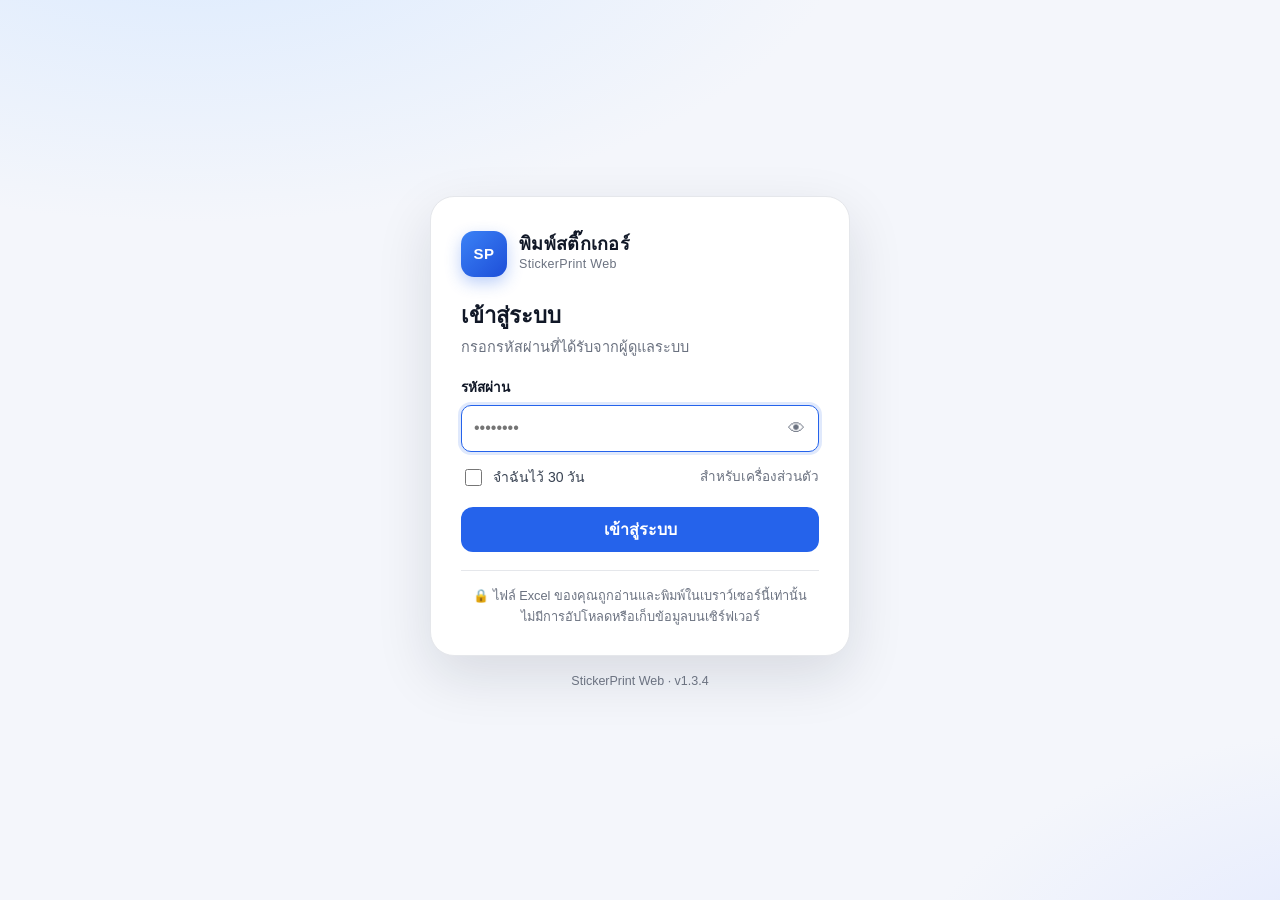
<file: web-app/index.html>
<!DOCTYPE html>
<html lang="th">
<head>
<meta charset="UTF-8">
<meta name="viewport" content="width=device-width, initial-scale=1">
<meta name="robots" content="noindex,nofollow">
<title>พิมพ์สติ๊กเกอร์ — StickerPrint</title>
<link rel="icon" href="data:image/svg+xml,%3Csvg xmlns='http://www.w3.org/2000/svg' viewBox='0 0 64 64'%3E%3Crect width='64' height='64' rx='14' fill='%232563eb'/%3E%3Ctext x='32' y='44' font-family='Tahoma,Arial,sans-serif' font-size='26' font-weight='bold' fill='%23fff' text-anchor='middle'%3ESP%3C/text%3E%3C/svg%3E">
<link rel="stylesheet" href="css/app.css">
<script src="js/config.js"></script>
<script src="js/sha256.js"></script>
<script src="js/auth.js"></script>
</head>
<body class="auth-body">
<div class="auth-shell">
  <div class="auth-card" style="text-align:center">
    <div class="auth-brand" style="justify-content:center">
      <span class="logo">SP</span>
      <span><b>พิมพ์สติ๊กเกอร์</b><span>StickerPrint Web</span></span>
    </div>
    <p class="sub" style="margin:0">กำลังพาไปหน้าที่ถูกต้อง…</p>
    <p class="hint" id="fallback" style="display:none">
      ถ้าเบราว์เซอร์ไม่พาไปเอง กรุณากด
      <a href="login.html">เข้าสู่ระบบ</a> หรือ <a href="app.html">เปิดโปรแกรม</a>
    </p>
  </div>
</div>
<script>
(function () {
  "use strict";
  var target = (window.Auth && window.Auth.isAuthed()) ? "app.html" : "login.html";
  try {
    location.replace(target);
  } catch (e) {
    document.getElementById("fallback").style.display = "block";
  }
  setTimeout(function () {
    document.getElementById("fallback").style.display = "block";
  }, 1200);
})();
</script>
</body>
</html>
</file>
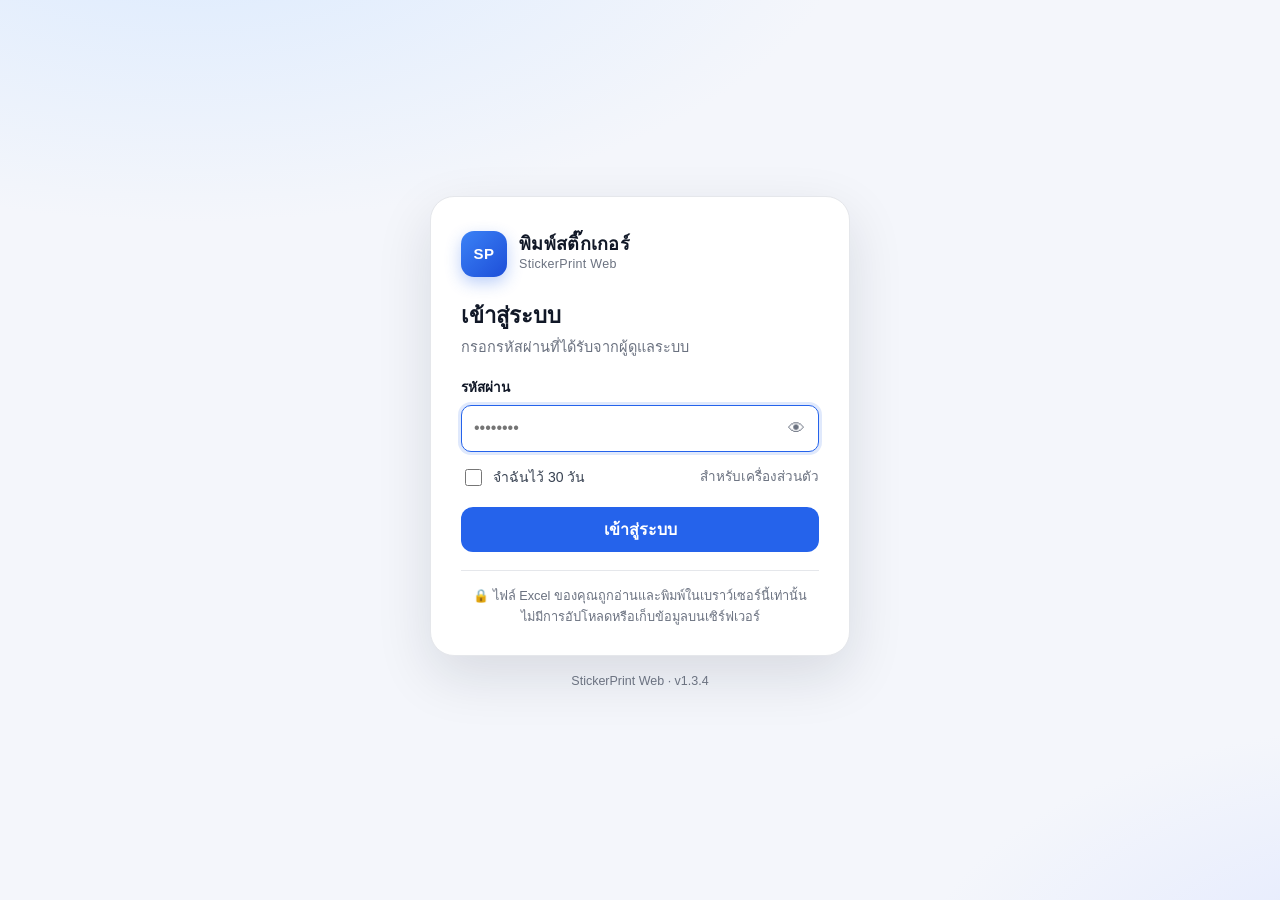
<file: web-app/app.html>
<!DOCTYPE html>
<html lang="th">
<head>
<meta charset="UTF-8">
<meta name="viewport" content="width=device-width, initial-scale=1">
<meta name="robots" content="noindex,nofollow">
<meta name="theme-color" content="#2563eb">
<title>พิมพ์สติ๊กเกอร์ — StickerPrint</title>
<link rel="icon" href="data:image/svg+xml,%3Csvg xmlns='http://www.w3.org/2000/svg' viewBox='0 0 64 64'%3E%3Crect width='64' height='64' rx='14' fill='%232563eb'/%3E%3Ctext x='32' y='44' font-family='Tahoma,Arial,sans-serif' font-size='26' font-weight='bold' fill='%23fff' text-anchor='middle'%3ESP%3C/text%3E%3C/svg%3E">
<link rel="stylesheet" href="css/app.css">
<script src="js/config.js"></script>
<script src="js/sha256.js"></script>
<script src="js/auth.js"></script>
<script>
  if (!window.Auth || !window.Auth.isAuthed()) {
    location.replace("login.html");
  }
</script>
</head>
<body>

<header class="topbar">
  <div class="brand">
    <span class="logo">SP</span>
    <span class="brand-text"><b>พิมพ์สติ๊กเกอร์</b><small>StickerPrint</small></span>
  </div>

  <nav class="stepper" aria-label="ขั้นตอนการทำงาน">
    <button class="st is-on" data-go="1" type="button"><span class="c">1</span><span class="lbl">เลือกข้อมูล</span></button>
    <span class="bar" aria-hidden="true"></span>
    <button class="st" data-go="2" type="button" disabled><span class="c">2</span><span class="lbl">เลือกรูปแบบป้าย</span></button>
    <span class="bar" aria-hidden="true"></span>
    <button class="st" data-go="3" type="button" disabled><span class="c">3</span><span class="lbl">พิมพ์</span></button>
  </nav>

  <div class="topbar-actions">
    <button id="btnHelp" class="btn btn-ghost btn-sm" type="button">วิธีใช้</button>
    <button id="btnLogout" class="btn btn-ghost btn-sm" type="button">ออกจากระบบ</button>
  </div>
</header>

<main class="app-main">

  <!-- ============================================================ STEP 1 -->
  <section id="step1" class="step-panel">
    <div class="page-head">
      <h1>ขั้นที่ 1 — เลือกข้อมูลที่จะพิมพ์</h1>
      <p>ลากไฟล์ Excel มาวางได้เลย หรือกดเลือกไฟล์ — ข้อมูลถูกอ่านในเครื่องคุณเท่านั้น ไม่มีการอัปโหลด</p>
    </div>

    <div class="grid2">
      <div class="column">
        <div class="card">
          <h3 class="card-title">1) ไฟล์ข้อมูล</h3>

          <div id="dropZone" class="dropzone" tabindex="0" role="button" aria-label="เลือกไฟล์ Excel">
            <div class="drop-icon" aria-hidden="true">📄</div>
            <div class="drop-big">ลากไฟล์ Excel มาวางตรงนี้</div>
            <div class="drop-small">รองรับ .xls &nbsp;.xlsx &nbsp;.xlsm &nbsp;.csv</div>
            <button id="btnPick" class="btn btn-primary" type="button">เลือกไฟล์…</button>
            <input id="fileInput" type="file" accept=".xls,.xlsx,.xlsm,.csv,.txt" hidden>
          </div>

          <div id="fileLoaded" class="file-loaded hidden">
            <div class="ok-badge" aria-hidden="true">✓</div>
            <div class="file-info">
              <b id="fileName">—</b>
              <span id="fileMeta">—</span>
            </div>
            <button id="btnChangeFile" class="btn btn-outline btn-sm" type="button">เปลี่ยนไฟล์</button>
          </div>

          <div id="sheetRow" class="field-block hidden">
            <label for="sheetSelect">ชีตข้อมูล</label>
            <select id="sheetSelect" class="inp"></select>
          </div>

          <div id="warnId" class="notice warn hidden"></div>
          <div id="parseNote" class="notice info hidden"></div>
          <div id="demoNote" class="notice info hidden">นี่คือ <b>ข้อมูลตัวอย่าง</b> สำหรับลองใช้ — เลือกไฟล์จริงเมื่อพร้อม</div>

          <p class="demo-line"><button id="btnDemo" class="link-btn" type="button">ลองใช้ข้อมูลตัวอย่าง (สมมติ)</button></p>
        </div>

        <div class="card">
          <h3 class="card-title">2) ค้นหาหรือเลือกเฉพาะบางกลุ่ม <small class="muted">(ไม่บังคับ)</small></h3>
          <div class="field-row">
            <input id="searchInput" class="inp grow" type="search" placeholder="พิมพ์ชื่อ เลขบัตร หรือชุมชน…" autocomplete="off">
            <select id="tambonSelect" class="inp">
              <option value="">ทุกตำบล / ชุมชน</option>
            </select>
          </div>
          <div class="count-line">
            <span id="countBadge">ยังไม่มีข้อมูล</span>
            <button id="btnClearFilter" class="link-btn" type="button">ล้างตัวกรอง</button>
          </div>
        </div>
      </div>

      <div class="card table-card">
        <div class="table-head">
          <h3 class="card-title">ตัวอย่างรายชื่อ</h3>
          <span id="tableCount" class="badge">0</span>
        </div>
        <div class="table-wrap">
          <table id="dataTable">
            <thead>
              <tr>
                <th class="w-no">#</th>
                <th>ชื่อ - สกุล</th>
                <th>เลขบัตรประชาชน</th>
                <th>ที่อยู่</th>
                <th>สายตา / คัดกรอง</th>
              </tr>
            </thead>
            <tbody></tbody>
          </table>
        </div>
        <p id="tableNote" class="hint">ข้อมูลจะแสดงหลังเลือกไฟล์</p>
      </div>
    </div>
  </section>

  <!-- ============================================================ STEP 2 -->
  <section id="step2" class="step-panel hidden">
    <div class="page-head">
      <h1>ขั้นที่ 2 — เลือกรูปแบบป้าย</h1>
      <p>เลือกแบบป้ายที่มี แล้วเลือกข้อความที่อยากให้พิมพ์ — พรีวิวทางขวาจะเปลี่ยนตามทันที</p>
    </div>

    <div class="grid2">
      <div class="column">
        <div class="card">
          <h3 class="card-title">1) แบบป้าย</h3>
          <div id="templateList" class="template-list"></div>
        </div>

        <div class="card">
          <h3 class="card-title">2) ข้อความบนป้าย <span id="tokenHint" class="muted small"></span></h3>
          <div id="tokenGrid" class="check-grid">
            <label class="chk"><input type="checkbox" data-token="no" checked><span>ลำดับที่</span></label>
            <label class="chk"><input type="checkbox" data-token="name" checked><span>ชื่อ - สกุล</span></label>
            <label class="chk"><input type="checkbox" data-token="addr" checked><span>ที่อยู่</span></label>
            <label class="chk"><input type="checkbox" data-token="id" checked><span>เลขบัตรประชาชน</span></label>
            <label class="chk"><input type="checkbox" data-token="year"><span>ปีเกิด (พ.ศ.)</span></label>
            <label class="chk"><input type="checkbox" data-token="lens" checked><span>ค่าสายตา</span></label>
          </div>
          <div id="tokenNote" class="notice info hidden">แม่แบบสำเร็จรูปนี้กำหนดข้อความและตำแหน่งไว้แล้ว — ใช้ปุ่ม “ตั้งค่ากระดาษเอง” หากต้องการแบบอิสระ</div>

          <div id="logoBar" class="logo-bar hidden">
            <div class="logo-thumb"><img id="logoThumb" alt="โลโก้บนป้าย"></div>
            <div class="logo-info">
              <b>โลโก้บนป้าย</b>
              <span id="logoState">รูปเริ่มต้นของโปรแกรม</span>
            </div>
            <div class="logo-actions">
              <button id="btnLogoPick" class="btn btn-outline btn-sm" type="button">เปลี่ยนโลโก้…</button>
              <button id="btnLogoReset" class="btn btn-ghost btn-sm" type="button">คืนค่าเดิม</button>
            </div>
            <input id="logoInput" type="file" accept="image/*" hidden>
          </div>
        </div>

        <details class="card settings-card" id="customSettings">
          <summary>ตั้งค่ากระดาษเอง</summary>
          <div class="settings-grid">
            <label>กระดาษ
              <select id="optPaper" class="inp">
                <option value="a4">A4 (210 × 297 มม.)</option>
                <option value="a5">A5 (148 × 210 มม.)</option>
                <option value="a3">A3 (297 × 420 มม.)</option>
                <option value="letter">Letter (216 × 279 มม.)</option>
              </select>
            </label>
            <label>แนวกระดาษ
              <select id="optLandscape" class="inp">
                <option value="0">แนวตั้ง</option>
                <option value="1">แนวนอน</option>
              </select>
            </label>
            <label>ขอบซ้าย-ขวา (มม.)
              <input id="optMarginX" class="inp" type="number" min="0" max="50" step="0.1" value="10">
            </label>
            <label>ขอบบน-ล่าง (มม.)
              <input id="optMarginY" class="inp" type="number" min="0" max="50" step="0.1" value="10">
            </label>
            <label>คอลัมน์
              <input id="optCols" class="inp" type="number" min="1" max="8" step="1" value="3">
            </label>
            <label>แถว
              <input id="optRows" class="inp" type="number" min="1" max="20" step="1" value="8">
            </label>
            <label>ระยะห่างแนวนอน (มม.)
              <input id="optGapX" class="inp" type="number" min="0" max="20" step="0.1" value="3">
            </label>
            <label>ระยะห่างแนวตั้ง (มม.)
              <input id="optGapY" class="inp" type="number" min="0" max="20" step="0.1" value="3">
            </label>
            <label>ฟอนต์
              <select id="optFont" class="inp">
                <option value="Tahoma">Tahoma</option>
                <option value="Leelawadee UI">Leelawadee UI</option>
                <option value="TH Sarabun New">TH Sarabun New</option>
                <option value="Angsana New">Angsana New</option>
                <option value="Noto Sans Thai">Noto Sans Thai</option>
                <option value="Arial">Arial</option>
              </select>
            </label>
            <label>ขนาดตัวอักษร (pt)
              <input id="optFontSize" class="inp" type="number" min="4" max="30" step="0.5" value="10">
            </label>
            <label>จัดตำแหน่ง
              <select id="optAlign" class="inp">
                <option value="Left">ชิดซ้าย</option>
                <option value="Center">กึ่งกลาง</option>
                <option value="Right">ชิดขวา</option>
              </select>
            </label>
            <label class="chk-inline"><input id="optBorders" type="checkbox" checked> เส้นกรอบป้าย</label>
            <label class="chk-inline"><input id="optRestart" type="checkbox"> เริ่มเลขใหม่ทุกหน้า</label>
          </div>
          <p class="hint">แบบป้าย “ตั้งค่าเอง” ใช้ค่าจากช่องเหล่านี้ — ขยับตำแหน่งทั้งแผ่นได้ในขั้นที่ 3</p>
        </details>
      </div>

      <div class="card preview-card">
        <div class="table-head">
          <h3 class="card-title">ตัวอย่างหน้ากระดาษ</h3>
          <span id="specBadge" class="badge"></span>
        </div>
        <div class="preview-stage" id="previewStage">
          <div class="preview-empty">เลือกไฟล์ข้อมูลก่อนเพื่อดูตัวอย่าง</div>
        </div>
        <div class="pager">
          <button id="btnPrevPage" class="btn btn-outline btn-sm" type="button">◀ ก่อนหน้า</button>
          <span id="pageLabel">หน้า 0 / 0</span>
          <button id="btnNextPage" class="btn btn-outline btn-sm" type="button">ถัดไป ▶</button>
        </div>
      </div>
    </div>
  </section>

  <!-- ============================================================ STEP 3 -->
  <section id="step3" class="step-panel hidden">
    <div class="page-head">
      <h1>ขั้นที่ 3 — พิมพ์</h1>
      <p>แนะนำให้ทดลองพิมพ์หน้าแรก 1 แผ่น เพื่อดูว่าป้ายตรงกับกระดาษ แล้วค่อยพิมพ์ทั้งหมด</p>
    </div>

    <div class="summary-grid">
      <div class="sum-tile"><b id="sumLabels">0</b><span>ป้ายทั้งหมด</span></div>
      <div class="sum-tile"><b id="sumPages">0</b><span>หน้ากระดาษ</span></div>
      <div class="sum-tile"><b id="sumMode" class="sum-mode">—</b><span>แบบป้าย</span></div>
    </div>

    <div class="print-actions">
      <button id="btnTrial" class="action-card" type="button">
        <span class="ico" aria-hidden="true">🖨</span>
        <span class="action-text"><b>ทดลองพิมพ์ 1 หน้า</b><small>เช็กตำแหน่งก่อนพิมพ์จริง ประหยัดป้าย</small></span>
      </button>
      <button id="btnPrintAll" class="action-card primary" type="button">
        <span class="ico" aria-hidden="true">🖨</span>
        <span class="action-text"><b id="printAllLabel">พิมพ์ทั้งหมด</b><small>พิมพ์สติ๊กเกอร์ทั้งงาน</small></span>
      </button>
      <button id="btnPdf" class="action-card" type="button">
        <span class="ico" aria-hidden="true">📄</span>
        <span class="action-text"><b>บันทึกเป็น PDF</b><small>เก็บไว้พิมพ์ทีหลังได้</small></span>
      </button>
      <button id="btnPng" class="action-card" type="button">
        <span class="ico" aria-hidden="true">🖼</span>
        <span class="action-text"><b>บันทึกภาพ PNG</b><small>เฉพาะหน้าที่กำลังดู (300 dpi)</small></span>
      </button>
    </div>

    <div class="card checklist">
      <div class="check-row"><span class="dot ok" id="checkData">✓</span><span>เลือกข้อมูลแล้ว</span></div>
      <div class="check-row"><span class="dot ok" id="checkTpl">✓</span><span>เลือกรูปแบบป้ายแล้ว</span></div>
      <div class="check-row"><span class="dot" id="checkTrial"></span><span id="checkTrialText">ยังไม่ได้ทดลองพิมพ์หน้าแรก</span></div>
      <p class="hint" id="trialHint">💡 แนะนำให้กดทดลองพิมพ์ก่อน 1 แผ่น เพื่อกันป้ายเปลืองทั้งงาน</p>
    </div>

    <details class="card">
      <summary>ป้ายไม่ตรงกระดาษ? ปรับตำแหน่งทั้งแผ่น</summary>
      <p class="hint">กดลูกศรเพื่อขยับทั้งแผ่นทีละ 0.5 มม. ค่านี้จะถูกจำไว้ในเบราว์เซอร์นี้ให้ครั้งต่อไป</p>
      <div class="nudge">
        <span></span><button class="nudge-btn" data-dx="0" data-dy="-0.5" type="button" aria-label="ขยับขึ้น">▲</button><span></span>
        <button class="nudge-btn" data-dx="-0.5" data-dy="0" type="button" aria-label="ขยับซ้าย">◀</button>
        <div class="nudge-mid" id="nudgeValue">ตำแหน่งปกติ</div>
        <button class="nudge-btn" data-dx="0.5" data-dy="0" type="button" aria-label="ขยับขวา">▶</button>
        <span></span><button class="nudge-btn" data-dx="0" data-dy="0.5" type="button" aria-label="ขยับลง">▼</button><span></span>
      </div>
      <div class="field-row"><button id="btnNudgeReset" class="btn btn-outline btn-sm" type="button">คืนค่าเดิม</button></div>
    </details>

    <div class="notice warn">
      <b>ก่อนกดพิมพ์:</b> ในหน้าต่างพิมพ์ของเบราว์เซอร์ ให้เลือกเครื่องพิมพ์, ตั้ง <b>Margins = None</b> และปิด <b>Headers and footers</b> — ขนาดกระดาษจะถูกกำหนดให้อัตโนมัติ
    </div>
  </section>

</main>

<footer class="app-footer">
  <div class="foot-note" id="footNote">ขั้นที่ 1 จาก 3</div>
  <div class="foot-nav">
    <button id="btnBack" class="btn btn-outline" type="button" disabled>← ย้อนกลับ</button>
    <button id="btnNext" class="btn btn-primary" type="button" disabled>ถัดไป →</button>
  </div>
</footer>

<div id="printRoot" aria-hidden="true"></div>

<div id="busy" class="busy hidden" role="status" aria-live="polite">
  <div class="busy-card">
    <div class="spinner" aria-hidden="true"></div>
    <b id="busyTitle">กำลังทำงาน…</b>
    <span id="busyText"></span>
  </div>
</div>

<div id="toast" class="toast" role="status" aria-live="polite"></div>

<dialog id="helpDialog" class="help-dialog">
  <div class="help-head">
    <h2>วิธีใช้แบบเร็ว</h2>
    <button id="btnCloseHelp" class="btn btn-ghost btn-sm" type="button">ปิด</button>
  </div>
  <div class="help-body">
    <ol>
      <li><b>เลือกไฟล์</b> — ลากไฟล์ .xls / .xlsx / .xlsm / .csv มาวาง หรือกด “เลือกไฟล์…” (ข้อมูลอยู่ในเครื่อง ไม่ถูกส่งขึ้นเว็บ)</li>
      <li><b>เลือกแบบป้าย</b> — ใช้แม่แบบ “Sticker A4 2×5” (แบบเดียวตามตัวอย่างที่งานใช้)</li>
      <li><b>ทดลองพิมพ์ 1 หน้า</b> — เช็กว่าป้ายตรงกรอบกระดาษ ถ้าไม่ตรงใช้ปุ่มลูกศรขยับทีละ 0.5 มม.</li>
      <li><b>พิมพ์ทั้งหมด</b> — หรือบันทึกเป็น PDF / PNG เก็บไว้ก่อนก็ได้</li>
    </ol>
    <p class="hint">ในหน้าต่างพิมพ์: เลือกเครื่องพิมพ์, Margins = None, ปิด Headers and footers, Scale = 100%</p>
    <p class="hint">ไฟล์ Excel ไม่ถูกอัปโหลด — ทุกอย่างทำงานในเบราว์เซอร์ของคุณ</p>
  </div>
</dialog>

<style id="printPageStyle"></style>

<script src="libs/xlsx.full.min.js"></script>
<script src="js/templates.js"></script>
<script src="js/fields.js"></script>
<script src="js/spreadsheet.js"></script>
<script src="js/renderer.js"></script>
<script src="js/pdf.js"></script>
<script src="js/app.js"></script>
</body>
</html>
</file>
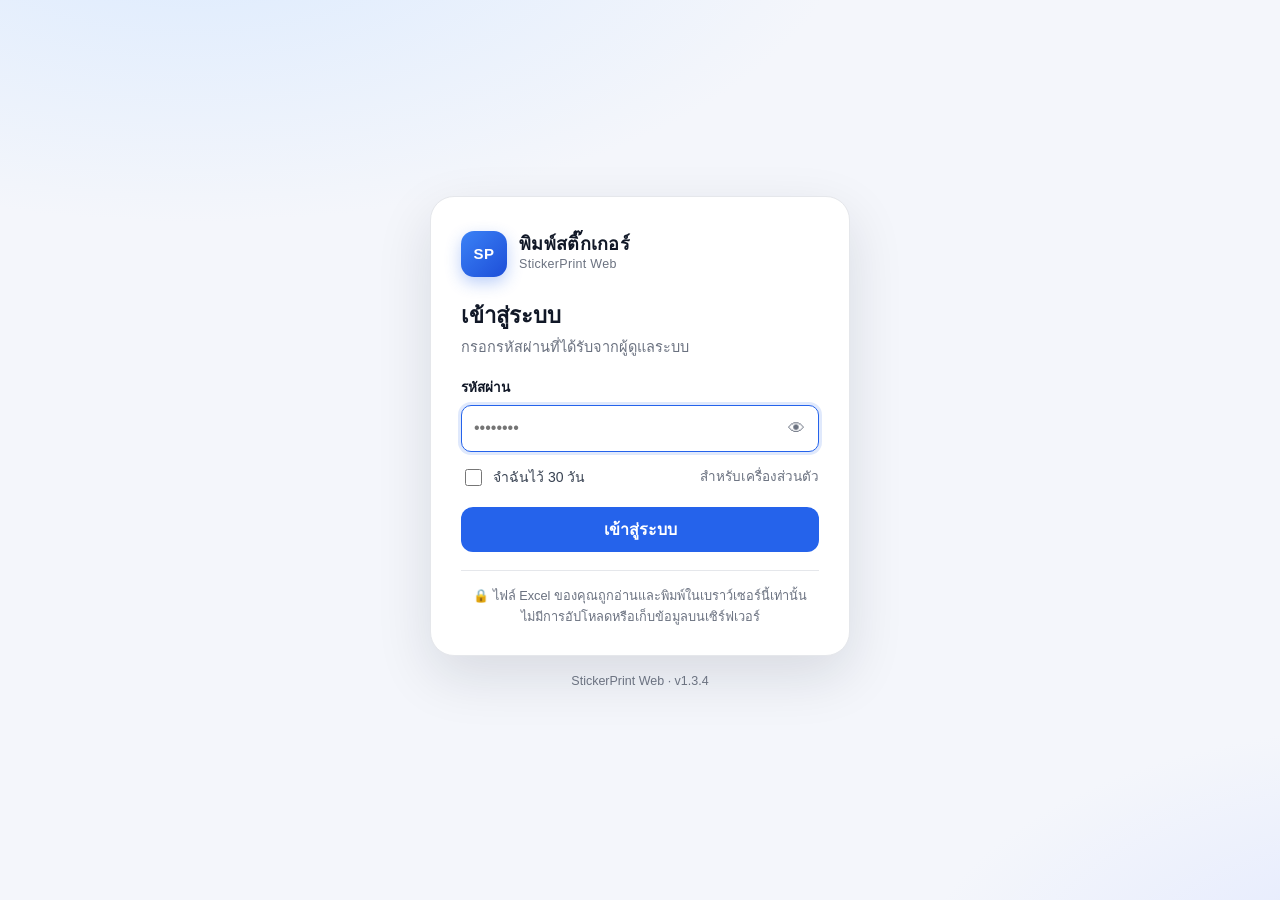
<file: web-app/login.html>
<!DOCTYPE html>
<html lang="th">
<head>
<meta charset="UTF-8">
<meta name="viewport" content="width=device-width, initial-scale=1">
<meta name="robots" content="noindex,nofollow">
<meta name="theme-color" content="#2563eb">
<title>เข้าสู่ระบบ — พิมพ์สติ๊กเกอร์</title>
<link rel="icon" href="data:image/svg+xml,%3Csvg xmlns='http://www.w3.org/2000/svg' viewBox='0 0 64 64'%3E%3Crect width='64' height='64' rx='14' fill='%232563eb'/%3E%3Ctext x='32' y='44' font-family='Tahoma,Arial,sans-serif' font-size='26' font-weight='bold' fill='%23fff' text-anchor='middle'%3ESP%3C/text%3E%3C/svg%3E">
<link rel="stylesheet" href="css/app.css">
<script src="js/config.js"></script>
<script src="js/sha256.js"></script>
<script src="js/auth.js"></script>
</head>
<body class="auth-body">

<div class="auth-shell">
  <div class="auth-card" id="authCard">
    <div class="auth-brand">
      <span class="logo">SP</span>
      <span><b>พิมพ์สติ๊กเกอร์</b><span>StickerPrint Web</span></span>
    </div>

    <h1>เข้าสู่ระบบ</h1>
    <p class="sub">กรอกรหัสผ่านที่ได้รับจากผู้ดูแลระบบ</p>

    <form id="loginForm" novalidate>
      <div class="auth-field">
        <label for="password">รหัสผ่าน</label>
        <div class="password-wrap">
          <input id="password" class="inp" type="password" autocomplete="current-password"
                 placeholder="••••••••" required autofocus>
          <button id="btnEye" class="btn-eye" type="button" aria-label="แสดงรหัสผ่าน" title="แสดง/ซ่อนรหัสผ่าน">👁</button>
        </div>
      </div>

      <div id="authError" class="auth-error hidden" role="alert"></div>

      <div class="auth-row">
        <label><input id="remember" type="checkbox"> จำฉันไว้ 30 วัน</label>
        <span class="muted small">สำหรับเครื่องส่วนตัว</span>
      </div>

      <button id="btnLogin" class="btn btn-primary auth-submit" type="submit">เข้าสู่ระบบ</button>
    </form>

    <p class="auth-note">
      🔒 ไฟล์ Excel ของคุณถูกอ่านและพิมพ์ในเบราว์เซอร์นี้เท่านั้น<br>
      ไม่มีการอัปโหลดหรือเก็บข้อมูลบนเซิร์ฟเวอร์
    </p>
  </div>

  <p class="auth-footer">StickerPrint Web · v<span id="appVersion">1.3.4</span></p>
</div>

<script>
(function () {
  "use strict";
  var cfg = window.APP_CONFIG || {};
  document.getElementById("appVersion").textContent = cfg.version || "1.3.4";

  if (window.Auth && window.Auth.isAuthed()) {
    location.replace("app.html");
    return;
  }

  var form = document.getElementById("loginForm");
  var input = document.getElementById("password");
  var error = document.getElementById("authError");
  var card = document.getElementById("authCard");
  var btn = document.getElementById("btnLogin");
  var remember = document.getElementById("remember");

  document.getElementById("btnEye").addEventListener("click", function () {
    var showing = input.type === "text";
    input.type = showing ? "password" : "text";
    this.textContent = showing ? "👁" : "🙈";
    this.setAttribute("aria-label", showing ? "แสดงรหัสผ่าน" : "ซ่อนรหัสผ่าน");
    input.focus();
  });

  form.addEventListener("submit", function (e) {
    e.preventDefault();
    error.classList.add("hidden");

    var password = input.value;
    if (!password) {
      showError("กรุณากรอกรหัสผ่าน");
      return;
    }

    btn.disabled = true;
    btn.textContent = "กำลังตรวจสอบ…";

    var result = window.Auth.login(password, remember.checked);
    if (!result.ok) {
      btn.disabled = false;
      btn.textContent = "เข้าสู่ระบบ";
      showError(result.message || "รหัสผ่านไม่ถูกต้อง");
      input.select();
      return;
    }

    location.replace("app.html");
  });

  function showError(message) {
    error.textContent = message;
    error.classList.remove("hidden");
    card.classList.remove("shake");
    void card.offsetWidth;
    card.classList.add("shake");
  }

  input.focus();
})();
</script>
</body>
</html>
</file>
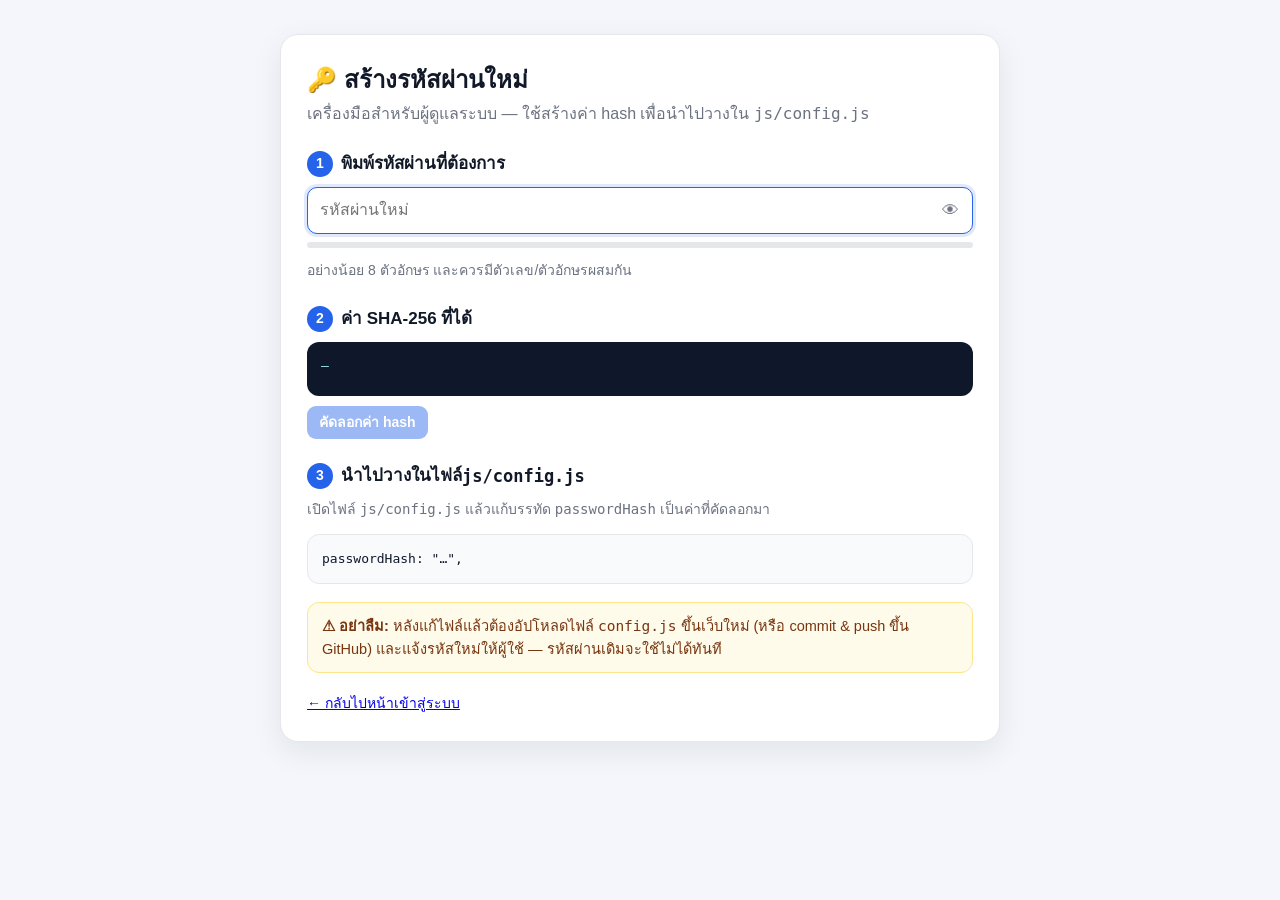
<file: web-app/tools/password.html>
<!DOCTYPE html>
<html lang="th">
<head>
<meta charset="UTF-8">
<meta name="viewport" content="width=device-width, initial-scale=1">
<meta name="robots" content="noindex,nofollow">
<title>สร้างรหัสผ่านใหม่ — StickerPrint Web</title>
<link rel="icon" href="data:image/svg+xml,%3Csvg xmlns='http://www.w3.org/2000/svg' viewBox='0 0 64 64'%3E%3Crect width='64' height='64' rx='14' fill='%232563eb'/%3E%3Ctext x='32' y='44' font-family='Tahoma,Arial,sans-serif' font-size='26' font-weight='bold' fill='%23fff' text-anchor='middle'%3ESP%3C/text%3E%3C/svg%3E">
<link rel="stylesheet" href="../css/app.css">
<script src="../js/sha256.js"></script>
<style>
  .tool-wrap{max-width:760px; margin:0 auto; padding:34px 20px 60px}
  .tool-card{background:#fff; border:1px solid var(--line); border-radius:18px; padding:26px; box-shadow:var(--shadow)}
  .tool-card h1{margin:0 0 4px; font-size:24px; color:var(--ink)}
  .tool-card .sub{margin:0 0 22px; color:var(--muted)}
  .hash-out{
    font-family:ui-monospace,Consolas,monospace; font-size:13px; line-height:1.6;
    background:#0f172a; color:#a5f3fc; border-radius:12px; padding:14px;
    word-break:break-all; user-select:all; min-height:54px;
  }
  .step-num{display:inline-flex; width:26px; height:26px; border-radius:50%; background:var(--accent); color:#fff;
    align-items:center; justify-content:center; font-weight:800; font-size:14px; margin-right:8px}
  .tool-card h3{font-size:17px; color:var(--ink); margin:24px 0 10px; display:flex; align-items:center}
  .tool-card pre{
    background:#f8fafc; border:1px solid var(--line); border-radius:12px;
    padding:14px; overflow:auto; font-size:13px; line-height:1.55; color:#0f172a;
  }
  .strength{height:6px; border-radius:99px; background:#e5e7eb; overflow:hidden; margin-top:8px}
  .strength > i{display:block; height:100%; width:0; background:var(--danger); transition:width .2s, background .2s}
  .copy-ok{color:var(--ok); font-weight:700; font-size:13.5px; margin-left:8px}
  .warn-box{background:var(--warn-soft); border:1px solid #fde68a; color:#78350f; border-radius:12px; padding:12px 14px; font-size:14.5px; margin-top:18px}
</style>
</head>
<body>

<div class="tool-wrap">
  <div class="tool-card">
    <h1>🔑 สร้างรหัสผ่านใหม่</h1>
    <p class="sub">เครื่องมือสำหรับผู้ดูแลระบบ — ใช้สร้างค่า hash เพื่อนำไปวางใน <code>js/config.js</code></p>

    <h3><span class="step-num">1</span> พิมพ์รหัสผ่านที่ต้องการ</h3>
    <div class="password-wrap">
      <input id="newPassword" class="inp" type="password" placeholder="รหัสผ่านใหม่" autocomplete="new-password">
      <button id="btnEye" class="btn-eye" type="button" aria-label="แสดงรหัสผ่าน">👁</button>
    </div>
    <div class="strength"><i id="strengthBar"></i></div>
    <p class="hint" id="strengthText">อย่างน้อย 8 ตัวอักษร และควรมีตัวเลข/ตัวอักษรผสมกัน</p>

    <h3><span class="step-num">2</span> ค่า SHA-256 ที่ได้</h3>
    <div id="hashOut" class="hash-out">—</div>
    <div style="display:flex; gap:8px; align-items:center; margin-top:10px; flex-wrap:wrap">
      <button id="btnCopy" class="btn btn-primary btn-sm" type="button">คัดลอกค่า hash</button>
      <span id="copyOk" class="copy-ok hidden">คัดลอกแล้ว</span>
    </div>

    <h3><span class="step-num">3</span> นำไปวางในไฟล์ <code>js/config.js</code></h3>
    <p class="hint" style="margin-top:0">เปิดไฟล์ <code>js/config.js</code> แล้วแก้บรรทัด <code>passwordHash</code> เป็นค่าที่คัดลอกมา</p>
    <pre id="configSample">passwordHash: "…",</pre>

    <div class="warn-box">
      <b>⚠ อย่าลืม:</b> หลังแก้ไฟล์แล้วต้องอัปโหลดไฟล์ <code>config.js</code> ขึ้นเว็บใหม่ (หรือ commit &amp; push ขึ้น GitHub)
      และแจ้งรหัสใหม่ให้ผู้ใช้ — รหัสผ่านเดิมจะใช้ไม่ได้ทันที
    </div>

    <p class="hint" style="margin-top:20px">
      <a href="../login.html">← กลับไปหน้าเข้าสู่ระบบ</a>
    </p>
  </div>
</div>

<script>
(function () {
  "use strict";
  var input = document.getElementById("newPassword");
  var hashOut = document.getElementById("hashOut");
  var bar = document.getElementById("strengthBar");
  var strengthText = document.getElementById("strengthText");
  var sample = document.getElementById("configSample");
  var copyOk = document.getElementById("copyOk");
  var btnCopy = document.getElementById("btnCopy");

  document.getElementById("btnEye").addEventListener("click", function () {
    var showing = input.type === "text";
    input.type = showing ? "password" : "text";
    this.textContent = showing ? "👁" : "🙈";
    input.focus();
  });

  function score(pw) {
    var s = 0;
    if (pw.length >= 8) s++;
    if (pw.length >= 12) s++;
    if (/[a-z]/.test(pw) && /[A-Z]/.test(pw)) s++;
    if (/\d/.test(pw)) s++;
    if (/[^A-Za-z0-9]/.test(pw)) s++;
    return Math.min(4, s);
  }

  function update() {
    var pw = input.value;
    if (!pw) {
      hashOut.textContent = "—";
      sample.textContent = 'passwordHash: "…",';
      bar.style.width = "0";
      btnCopy.disabled = true;
      strengthText.textContent = "อย่างน้อย 8 ตัวอักษร และควรมีตัวเลข/ตัวอักษรผสมกัน";
      return;
    }

    var hash = sha256Hex(pw);
    hashOut.textContent = hash;
    sample.textContent = 'passwordHash: "' + hash + '",';
    btnCopy.disabled = false;

    var s = score(pw);
    var colors = ["#dc2626", "#f59e0b", "#eab308", "#10b981", "#059669"];
    var labels = ["อ่อนมาก", "อ่อน", "ปานกลาง", "ดี", "แข็งแรง"];
    bar.style.width = ((s + 1) * 20) + "%";
    bar.style.background = colors[s];
    strengthText.textContent = "ความแข็งแรง: " + labels[s] + (pw.length < 8 ? " — ควรยาวอย่างน้อย 8 ตัวอักษร" : "");
  }

  input.addEventListener("input", update);

  btnCopy.addEventListener("click", function () {
    var text = hashOut.textContent;
    function done() {
      copyOk.classList.remove("hidden");
      setTimeout(function () { copyOk.classList.add("hidden"); }, 2000);
    }
    if (navigator.clipboard && navigator.clipboard.writeText) {
      navigator.clipboard.writeText(text).then(done, fallback);
    } else {
      fallback();
    }
    function fallback() {
      var ta = document.createElement("textarea");
      ta.value = text;
      ta.style.position = "fixed";
      ta.style.opacity = "0";
      document.body.appendChild(ta);
      ta.select();
      try { document.execCommand("copy"); done(); } catch (e) { alert("คัดลอกไม่สำเร็จ — กรุณาเลือกข้อความแล้วกด Ctrl+C"); }
      document.body.removeChild(ta);
    }
  });

  update();
  input.focus();
})();
</script>
</body>
</html>
</file>
<file: web-app/css/app.css>
/* =========================================================
   StickerPrint Web — สไตล์หลัก
   ========================================================= */
:root{
  --bg:#f4f6fb;
  --card:#ffffff;
  --ink:#111827;
  --body:#374151;
  --muted:#6b7280;
  --accent:#2563eb;
  --accent-d:#1d4ed8;
  --accent-soft:#eff6ff;
  --line:#e5e7eb;
  --ok:#059669;
  --ok-soft:#ecfdf5;
  --warn:#b45309;
  --warn-soft:#fffbeb;
  --danger:#dc2626;
  --danger-soft:#fef2f2;
  --shadow:0 10px 30px rgba(15,23,42,.08);
}
*{box-sizing:border-box}
html,body{margin:0;padding:0}
body{
  background:var(--bg);
  color:var(--body);
  font-family:'Leelawadee UI','Segoe UI',Tahoma,'Noto Sans Thai',sans-serif;
  font-size:16px;
  line-height:1.55;
  min-height:100vh;
  display:flex;
  flex-direction:column;
}
button,input,select,textarea{font:inherit}
button{cursor:pointer}
img{max-width:100%}
.hidden{display:none !important}

/* ---------- buttons ---------- */
.btn{
  display:inline-flex; align-items:center; justify-content:center; gap:8px;
  border:none; border-radius:11px; padding:11px 18px;
  font-weight:700; font-size:15.5px; line-height:1.2;
  transition:background .15s, border-color .15s, color .15s, transform .05s;
  white-space:nowrap;
}
.btn:active{transform:translateY(1px)}
.btn:disabled{opacity:.45; cursor:not-allowed}
.btn-primary{background:var(--accent); color:#fff}
.btn-primary:hover:not(:disabled){background:var(--accent-d)}
.btn-outline{background:#fff; color:var(--ink); border:1px solid #cbd5e1}
.btn-outline:hover:not(:disabled){background:#f8fafc}
.btn-ghost{background:transparent; color:var(--muted)}
.btn-ghost:hover:not(:disabled){background:#f1f5f9; color:var(--ink)}
.btn-sm{padding:8px 12px; font-size:14px; border-radius:9px}
.link-btn{background:none; border:none; color:var(--accent); font-weight:700; padding:0; font-size:14.5px}
.link-btn:hover{text-decoration:underline}

/* ---------- topbar ---------- */
.topbar{
  position:sticky; top:0; z-index:40;
  background:rgba(255,255,255,.96);
  backdrop-filter:blur(10px);
  border-bottom:1px solid var(--line);
  padding:12px 26px;
  display:flex; align-items:center; gap:24px; flex-wrap:wrap;
}
.brand{display:flex; align-items:center; gap:11px; margin-right:auto; color:var(--ink)}
.brand .logo{
  width:38px; height:38px; border-radius:11px;
  background:linear-gradient(135deg,#3b82f6,#1d4ed8);
  color:#fff; font-size:13px; font-weight:800; letter-spacing:.5px;
  display:flex; align-items:center; justify-content:center;
  box-shadow:0 4px 12px rgba(37,99,235,.28);
}
.brand-text{display:flex; flex-direction:column; line-height:1.15}
.brand-text b{font-size:16px}
.brand-text small{color:var(--muted); font-size:11.5px; letter-spacing:.4px}
.stepper{display:flex; align-items:center; gap:8px}
.st{
  display:flex; align-items:center; gap:8px;
  background:none; border:none; padding:6px 4px;
  color:var(--muted); font-weight:700; border-radius:9px;
}
.st:disabled{opacity:.5; cursor:not-allowed}
.st .c{
  width:30px; height:30px; border-radius:50%;
  border:2px solid #cbd5e1; display:flex; align-items:center; justify-content:center;
  font-size:14px; font-weight:800; color:var(--muted); flex:none;
  transition:.15s;
}
.st.is-on{color:var(--ink)}
.st.is-on .c{border-color:var(--accent); background:var(--accent); color:#fff}
.st.is-done .c{border-color:var(--ok); background:var(--ok); color:#fff}
.bar{width:30px; height:2px; background:#cbd5e1; border-radius:2px}
.topbar-actions{display:flex; gap:4px}

/* ---------- layout ---------- */
.app-main{
  width:100%; max-width:1180px;
  margin:0 auto;
  padding:26px 20px 130px;
  flex:1;
}
.page-head{margin:0 0 22px}
.page-head h1{font-size:25px; line-height:1.3; color:var(--ink); margin:0 0 4px}
.page-head p{margin:0; color:var(--muted); font-size:15.5px}
.grid2{display:grid; grid-template-columns:minmax(330px,430px) minmax(0,1fr); gap:20px; align-items:start}
.column{display:flex; flex-direction:column; gap:18px; min-width:0}
.card{
  background:var(--card); border:1px solid var(--line);
  border-radius:16px; padding:20px; min-width:0;
}
.card-title{font-size:16.5px; color:var(--ink); margin:0 0 14px; font-weight:700}
.muted{color:var(--muted); font-weight:400}
.small{font-size:13.5px}
.hint{color:var(--muted); font-size:14px; margin:12px 0 0}
.badge{
  display:inline-flex; align-items:center; gap:5px;
  background:var(--accent-soft); color:var(--accent);
  font-size:12.5px; font-weight:700; padding:4px 10px; border-radius:999px;
  white-space:nowrap;
}

/* ---------- step 1 ---------- */
.dropzone{
  border:2px dashed #93c5fd; border-radius:14px;
  background:var(--accent-soft);
  padding:26px 18px; text-align:center;
  transition:background .15s, border-color .15s;
  outline:none;
}
.dropzone:hover,.dropzone:focus-visible,.dropzone.is-hot{border-color:var(--accent); background:#e0edff}
.drop-icon{font-size:30px; line-height:1; margin-bottom:8px}
.drop-big{font-size:17px; font-weight:800; color:var(--ink); margin-bottom:2px}
.drop-small{font-size:13.5px; color:var(--muted); margin-bottom:14px}
.file-loaded{
  display:flex; align-items:center; gap:13px;
  background:var(--ok-soft); border:1px solid #a7f3d0;
  border-radius:14px; padding:14px 15px;
}
.ok-badge{
  width:38px; height:38px; border-radius:50%; flex:none;
  background:var(--ok); color:#fff; font-weight:800;
  display:flex; align-items:center; justify-content:center;
}
.file-info{flex:1; min-width:0; display:flex; flex-direction:column; line-height:1.35}
.file-info b{color:var(--ink); overflow-wrap:anywhere}
.file-info span{color:var(--muted); font-size:13.5px}
.field-block{margin-top:14px}
.field-block label{display:block; font-size:13.5px; font-weight:700; color:var(--ink); margin-bottom:5px}
.field-row{display:flex; gap:10px; flex-wrap:wrap; align-items:center}
.inp{
  width:100%; border:1px solid #cbd5e1; border-radius:10px;
  padding:10px 12px; background:#fff; color:var(--ink); min-width:0;
  outline:none; transition:border-color .15s, box-shadow .15s;
}
.inp:focus{border-color:var(--accent); box-shadow:0 0 0 3px rgba(37,99,235,.14)}
.field-row .inp.grow{flex:1; min-width:180px}
.field-row select.inp{width:auto; min-width:150px}
.notice{
  border-radius:12px; padding:11px 14px; font-size:14.5px;
  margin-top:14px; line-height:1.5;
}
.notice.warn{background:var(--warn-soft); border:1px solid #fde68a; color:#78350f}
.notice.info{background:var(--accent-soft); border:1px solid #bfdbfe; color:#1e3a8a}
.notice.error{background:var(--danger-soft); border:1px solid #fecaca; color:#991b1b}
.demo-line{margin:12px 0 0; text-align:center}
.count-line{display:flex; justify-content:space-between; align-items:center; gap:12px; margin-top:13px; color:var(--muted); font-size:14px}
.table-card{display:flex; flex-direction:column; min-height:520px}
.table-head{display:flex; align-items:center; justify-content:space-between; gap:12px; margin-bottom:10px}
.table-head .card-title{margin:0}
.table-wrap{flex:1; overflow:auto; max-height:560px; border-radius:10px; border:1px solid #f1f5f9}
table{width:100%; border-collapse:collapse; font-size:14.5px}
thead th{
  position:sticky; top:0; z-index:2;
  background:#f8fafc; color:var(--muted);
  font-size:12.8px; font-weight:700; text-align:left;
  padding:9px 10px; border-bottom:1px solid var(--line); white-space:nowrap;
}
tbody td{padding:8px 10px; border-bottom:1px solid #f1f5f9; color:var(--ink); vertical-align:top}
tbody tr:nth-child(even){background:#fbfcfe}
tbody tr:hover{background:var(--accent-soft)}
.w-no{width:52px}
td.num{color:var(--muted); font-variant-numeric:tabular-nums}
td.id-bad{color:var(--warn); font-weight:700}
td.mono{font-variant-numeric:tabular-nums; white-space:nowrap}
.empty-row td{text-align:center; color:var(--muted); padding:30px 10px}

/* ---------- step 2 ---------- */
.template-list{display:flex; flex-direction:column; gap:10px}
.tpl-card{
  display:flex; gap:12px; align-items:flex-start; text-align:left;
  border:2px solid var(--line); border-radius:13px;
  padding:13px 14px; background:#fff; color:var(--body);
  transition:border-color .15s, background .15s;
}
.tpl-card:hover{border-color:#bfdbfe; background:#fafdff}
.tpl-card.is-sel{border-color:var(--accent); background:var(--accent-soft)}
.tpl-icon{
  width:38px; height:38px; border-radius:10px; flex:none;
  display:flex; align-items:center; justify-content:center;
  background:#e2e8f0; color:var(--ink); font-size:19px;
}
.tpl-card.is-sel .tpl-icon{background:var(--accent); color:#fff}
.tpl-body{flex:1; min-width:0}
.tpl-body b{display:block; color:var(--ink); font-size:15.5px; line-height:1.35}
.tpl-body span{display:block; color:var(--muted); font-size:13.5px; margin-top:1px}
.tpl-badge{
  flex:none; align-self:center; font-size:11.5px; font-weight:700;
  color:var(--ok); background:var(--ok-soft); border-radius:999px; padding:3px 9px;
  white-space:nowrap;
}
.check-grid{display:grid; grid-template-columns:1fr 1fr; gap:9px}
.chk,.chk-inline{
  display:flex; gap:9px; align-items:center;
  border:1px solid var(--line); border-radius:11px;
  padding:10px 11px; cursor:pointer; color:var(--ink); background:#fff;
  font-size:14.5px; user-select:none;
}
.chk input,.chk-inline input{width:18px; height:18px; accent-color:var(--accent); flex:none}
.chk.is-on{border-color:#93c5fd; background:var(--accent-soft)}
.chk:has(input:disabled){opacity:.55; cursor:not-allowed}
.chk-inline{border:none; padding:4px 0; background:transparent}
.check-grid.is-disabled{opacity:.55; pointer-events:none}
.logo-bar{
  display:flex; align-items:center; gap:12px; flex-wrap:wrap;
  margin-top:14px; padding:11px 12px;
  border:1px solid var(--line); border-radius:12px; background:#f8fafc;
}
.logo-thumb{
  width:52px; height:42px; border-radius:8px; background:#fff;
  border:1px solid var(--line); display:flex; align-items:center; justify-content:center;
  padding:4px; flex:none;
}
.logo-thumb img{max-height:100%; object-fit:contain}
.logo-info{flex:1; min-width:150px; display:flex; flex-direction:column; line-height:1.3}
.logo-info b{color:var(--ink); font-size:14.5px}
.logo-info span{color:var(--muted); font-size:13px}
.logo-actions{display:flex; gap:4px; flex-wrap:wrap}
.settings-card summary{
  cursor:pointer; font-weight:800; color:var(--ink); font-size:16px;
  list-style-position:outside;
}
.settings-card[open] summary{margin-bottom:14px}
.settings-grid{
  display:grid; grid-template-columns:1fr 1fr; gap:12px;
}
.settings-grid label{display:flex; flex-direction:column; gap:5px; font-size:13px; font-weight:700; color:var(--ink)}
.settings-grid .chk-inline{flex-direction:row; font-weight:600; font-size:14px}
.preview-card{position:sticky; top:92px}
.preview-stage{
  background:#e8edf5; border-radius:14px; padding:18px;
  display:flex; align-items:center; justify-content:center;
  min-height:360px; overflow:hidden;
}
.preview-stage .page-canvas{
  max-width:100%; height:auto; display:block;
  background:#fff; box-shadow:0 8px 26px rgba(15,23,42,.16);
}
.preview-empty{color:#64748b; font-size:14.5px; text-align:center; padding:40px 10px}
.preview-loading{color:#64748b; font-size:14.5px}
.pager{display:flex; align-items:center; justify-content:center; gap:12px; margin-top:12px; color:var(--muted); font-size:14px}
.pager span{min-width:110px; text-align:center}

/* ---------- step 3 ---------- */
.summary-grid{display:grid; grid-template-columns:repeat(3,1fr); gap:12px; margin-bottom:18px}
.sum-tile{background:var(--accent-soft); border-radius:14px; padding:16px; text-align:center}
.sum-tile b{display:block; font-size:30px; line-height:1.15; color:var(--accent); font-variant-numeric:tabular-nums}
.sum-tile b.sum-mode{font-size:17px; padding-top:7px; line-height:1.3}
.sum-tile span{color:var(--body); font-size:13.5px}
.print-actions{display:grid; grid-template-columns:1fr 1fr; gap:12px}
.action-card{
  display:flex; align-items:center; gap:15px; text-align:left;
  background:#fff; border:2px solid var(--line); border-radius:15px;
  padding:18px; color:var(--ink);
  transition:border-color .15s, box-shadow .15s, background .15s;
}
.action-card:hover:not(:disabled){border-color:#93c5fd; box-shadow:0 6px 18px rgba(37,99,235,.09)}
.action-card.primary{background:var(--accent); border-color:var(--accent); color:#fff}
.action-card.primary:hover:not(:disabled){background:var(--accent-d); border-color:var(--accent-d)}
.action-card:disabled{opacity:.45; cursor:not-allowed}
.action-card .ico{font-size:27px; line-height:1; flex:none}
.action-text{display:flex; flex-direction:column; line-height:1.35; min-width:0}
.action-text b{font-size:16.5px}
.action-text small{opacity:.75; font-size:13px}
.checklist{margin-top:18px; padding:16px 20px}
.check-row{display:flex; align-items:center; gap:10px; padding:4px 0; color:var(--ink); font-size:14.5px}
.dot{
  width:22px; height:22px; border-radius:50%; flex:none;
  border:2px solid #cbd5e1; display:inline-flex; align-items:center; justify-content:center;
  font-size:12px; font-weight:800; color:#fff;
}
.dot.ok{background:var(--ok); border-color:var(--ok)}
.nudge{
  display:grid; grid-template-columns:auto auto auto; gap:8px;
  align-items:center; justify-content:start; margin-top:12px;
}
.nudge-btn{
  width:46px; height:46px; border-radius:10px;
  border:1px solid #cbd5e1; background:#fff; color:var(--ink); font-size:17px;
}
.nudge-btn:hover{background:var(--accent-soft); border-color:#93c5fd}
.nudge-mid{text-align:center; font-size:13.5px; color:var(--muted); min-width:170px}
.nudge + .field-row{margin-top:10px}

/* ---------- footer ---------- */
.app-footer{
  position:fixed; left:0; right:0; bottom:0; z-index:30;
  background:rgba(255,255,255,.97); backdrop-filter:blur(10px);
  border-top:1px solid var(--line);
  padding:13px 26px;
  display:flex; align-items:center; justify-content:space-between; gap:16px;
}
.foot-note{color:var(--muted); font-size:13.5px; min-width:0; overflow:hidden; text-overflow:ellipsis; white-space:nowrap}
.foot-nav{display:flex; gap:9px; flex:none}

/* ---------- busy / toast / dialog ---------- */
.busy{
  position:fixed; inset:0; z-index:1000;
  background:rgba(15,23,42,.35); backdrop-filter:blur(3px);
  display:flex; align-items:center; justify-content:center; padding:20px;
}
.busy-card{
  background:#fff; border-radius:18px; padding:26px 30px; min-width:280px; max-width:420px;
  box-shadow:var(--shadow); display:flex; flex-direction:column; align-items:center;
  text-align:center; gap:7px;
}
.busy-card b{color:var(--ink); font-size:16px}
.busy-card span{color:var(--muted); font-size:14px; font-variant-numeric:tabular-nums}
.spinner{
  width:34px; height:34px; border-radius:50%;
  border:3px solid #dbeafe; border-top-color:var(--accent);
  animation:spin .8s linear infinite; margin-bottom:5px;
}
@keyframes spin{to{transform:rotate(360deg)}}
.toast{
  position:fixed; left:50%; bottom:88px; transform:translate(-50%,14px);
  z-index:1100; max-width:min(560px,92vw);
  background:#111827; color:#fff; border-radius:12px;
  padding:11px 18px; font-size:14.5px;
  opacity:0; pointer-events:none; transition:opacity .2s, transform .2s;
  box-shadow:0 10px 30px rgba(15,23,42,.28);
}
.toast.show{opacity:1; transform:translate(-50%,0)}
.toast.error{background:#b91c1c}
.toast.ok{background:#047857}
.help-dialog{
  border:none; border-radius:18px; padding:0; width:min(620px,92vw);
  box-shadow:0 24px 60px rgba(15,23,42,.3); color:var(--body);
}
.help-dialog::backdrop{background:rgba(15,23,42,.4); backdrop-filter:blur(2px)}
.help-head{display:flex; align-items:center; justify-content:space-between; padding:16px 20px; border-bottom:1px solid var(--line)}
.help-head h2{margin:0; font-size:18px; color:var(--ink)}
.help-body{padding:18px 22px 22px}
.help-body ol{margin:0 0 12px; padding-left:22px}
.help-body li{margin-bottom:9px}
.help-body .hint{margin-top:8px}

/* ---------- login ---------- */
.auth-body{
  min-height:100vh; display:flex; align-items:center; justify-content:center;
  padding:24px; background:
    radial-gradient(1100px 520px at 15% -10%, #dbeafe 0%, transparent 60%),
    radial-gradient(900px 480px at 110% 110%, #e0e7ff 0%, transparent 55%),
    var(--bg);
}
.auth-card{
  width:100%; max-width:420px; background:#fff;
  border:1px solid var(--line); border-radius:24px;
  padding:34px 30px 28px; box-shadow:0 20px 55px rgba(15,23,42,.12);
}
.auth-brand{display:flex; align-items:center; gap:12px; margin-bottom:22px}
.auth-brand .logo{
  width:46px; height:46px; border-radius:13px;
  background:linear-gradient(135deg,#3b82f6,#1d4ed8);
  color:#fff; font-weight:800; font-size:15px; letter-spacing:.5px;
  display:flex; align-items:center; justify-content:center;
  box-shadow:0 6px 16px rgba(37,99,235,.3);
}
.auth-brand b{display:block; color:var(--ink); font-size:18px; line-height:1.25}
.auth-brand span{display:block; color:var(--muted); font-size:12.5px; letter-spacing:.3px}
.auth-card h1{margin:0 0 3px; font-size:22px; color:var(--ink)}
.auth-card .sub{margin:0 0 20px; color:var(--muted); font-size:14.5px}
.auth-field{margin-bottom:14px}
.auth-field label{display:block; font-size:13.5px; font-weight:700; color:var(--ink); margin-bottom:6px}
.password-wrap{position:relative}
.password-wrap .inp{padding-right:46px}
.btn-eye{
  position:absolute; top:50%; right:5px; transform:translateY(-50%);
  background:none; border:none; font-size:17px; padding:6px 9px; border-radius:8px; color:var(--muted);
}
.btn-eye:hover{background:#f1f5f9}
.auth-row{display:flex; align-items:center; justify-content:space-between; gap:10px; margin:4px 0 18px}
.auth-row label{display:flex; align-items:center; gap:8px; color:var(--body); font-size:14px; cursor:pointer}
.auth-row input{width:17px; height:17px; accent-color:var(--accent)}
.auth-error{
  background:var(--danger-soft); border:1px solid #fecaca; color:#991b1b;
  border-radius:10px; padding:9px 12px; font-size:14px; margin-bottom:13px;
}
.auth-submit{width:100%; padding:13px; font-size:16px; border-radius:12px}
.auth-note{margin:18px 0 0; padding-top:15px; border-top:1px solid var(--line); color:var(--muted); font-size:12.8px; text-align:center; line-height:1.6}
.auth-note b{color:var(--body)}
.auth-footer{text-align:center; margin-top:16px; color:var(--muted); font-size:12.5px}
.auth-shell{width:100%; max-width:420px}
.auth-shell .auth-card{max-width:none}
.shake{animation:shake .28s ease}
@keyframes shake{
  0%,100%{transform:translateX(0)}
  25%{transform:translateX(-6px)}
  75%{transform:translateX(6px)}
}

/* ---------- print ---------- */
#printRoot{display:none}
.print-page{background:#fff; overflow:hidden; page-break-after:always; break-after:page}
.print-page:last-child{page-break-after:auto; break-after:auto}
.print-page img{width:100%; height:100%; display:block}
@media print{
  html,body{margin:0 !important; padding:0 !important; background:#fff !important}
  body{display:block !important}
  body > *:not(#printRoot){display:none !important}
  #printRoot{display:block !important}
  .print-page{box-shadow:none !important}
}

/* ---------- responsive ---------- */
@media (max-width:980px){
  .grid2{grid-template-columns:1fr}
  .preview-card{position:static}
  .table-card{min-height:380px}
  .preview-stage{min-height:300px}
}
@media (max-width:760px){
  .topbar{padding:11px 14px; gap:12px}
  .brand-text small{display:none}
  .stepper{order:3; width:100%; justify-content:center; gap:4px}
  .st{padding:4px 2px}
  .st .lbl{font-size:12px}
  .bar{width:14px}
  .topbar-actions{order:2}
  .app-main{padding:18px 14px 140px}
  .page-head h1{font-size:21px}
  .card{padding:16px; border-radius:14px}
  .summary-grid{grid-template-columns:1fr 1fr 1fr; gap:8px}
  .sum-tile{padding:12px 8px}
  .sum-tile b{font-size:24px}
  .sum-tile b.sum-mode{font-size:13px; padding-top:5px}
  .print-actions{grid-template-columns:1fr}
  .settings-grid{grid-template-columns:1fr}
  .check-grid{grid-template-columns:1fr}
  .app-footer{padding:11px 14px}
  .foot-note{display:none}
  .foot-nav{width:100%}
  .foot-nav .btn{flex:1}
  .nudge-mid{min-width:130px}
}
</file>
